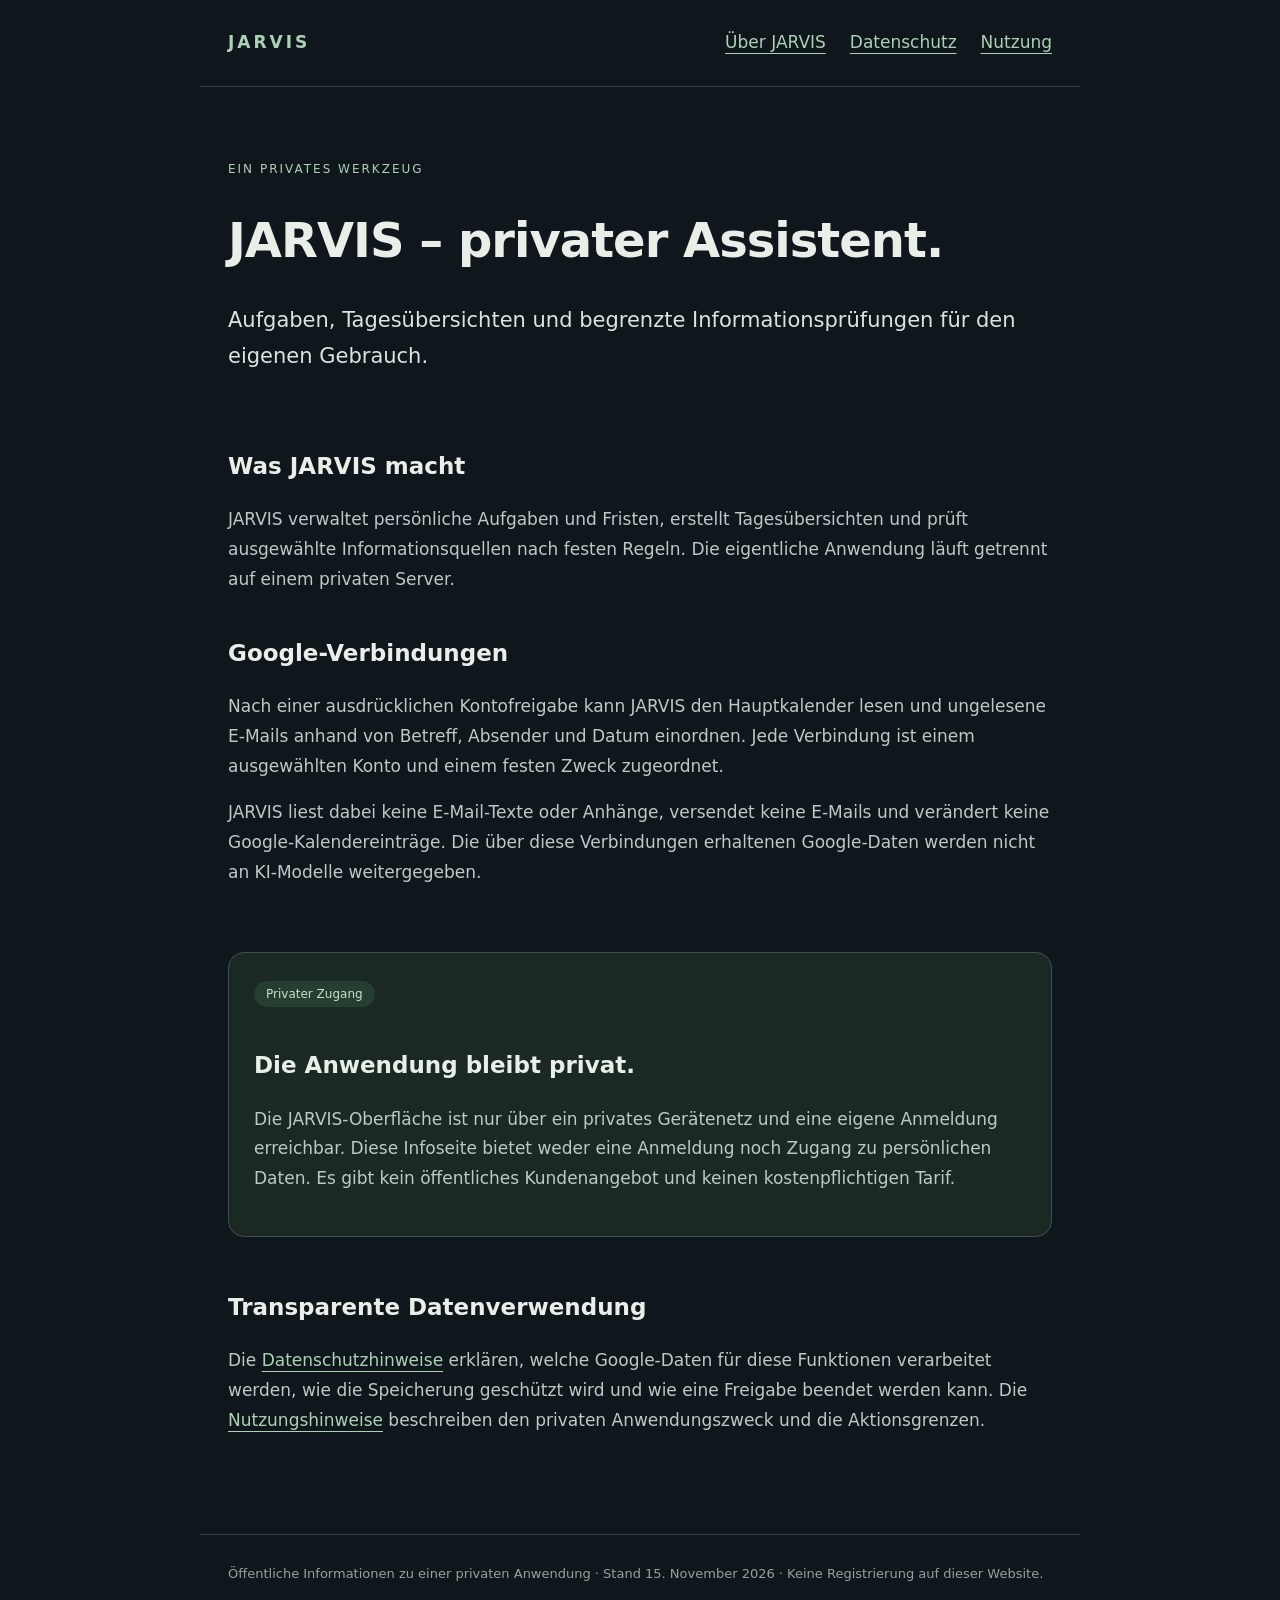
<file: index.html>
<!doctype html><html lang="de"><head><meta charset="utf-8"><meta name="viewport" content="width=device-width,initial-scale=1"><meta name="color-scheme" content="dark"><title>Privater Assistent · JARVIS</title><link rel="stylesheet" href="style.css"></head><body><header><a class="brand" href="index.html">JARVIS</a><nav aria-label="Informationen"><a href="index.html">Über JARVIS</a><a href="datenschutz.html">Datenschutz</a><a href="nutzung.html">Nutzung</a></nav></header><main><p class="eyebrow">EIN PRIVATES WERKZEUG</p><h1>JARVIS – privater Assistent.</h1><p class="intro">Aufgaben, Tagesübersichten und begrenzte Informationsprüfungen für den eigenen Gebrauch.</p><section><h2>Was JARVIS macht</h2><p>JARVIS verwaltet persönliche Aufgaben und Fristen, erstellt Tagesübersichten und prüft ausgewählte Informationsquellen nach festen Regeln. Die eigentliche Anwendung läuft getrennt auf einem privaten Server.</p><h2>Google-Verbindungen</h2><p>Nach einer ausdrücklichen Kontofreigabe kann JARVIS den Hauptkalender lesen und ungelesene E-Mails anhand von Betreff, Absender und Datum einordnen. Jede Verbindung ist einem ausgewählten Konto und einem festen Zweck zugeordnet.</p><p>JARVIS liest dabei keine E-Mail-Texte oder Anhänge, versendet keine E-Mails und verändert keine Google-Kalendereinträge. Die über diese Verbindungen erhaltenen Google-Daten werden nicht an KI-Modelle weitergegeben.</p></section><aside><span class="pill">Privater Zugang</span><h2>Die Anwendung bleibt privat.</h2><p>Die JARVIS-Oberfläche ist nur über ein privates Gerätenetz und eine eigene Anmeldung erreichbar. Diese Infoseite bietet weder eine Anmeldung noch Zugang zu persönlichen Daten. Es gibt kein öffentliches Kundenangebot und keinen kostenpflichtigen Tarif.</p></aside><section><h2>Transparente Datenverwendung</h2><p>Die <a href="datenschutz.html">Datenschutzhinweise</a> erklären, welche Google-Daten für diese Funktionen verarbeitet werden, wie die Speicherung geschützt wird und wie eine Freigabe beendet werden kann. Die <a href="nutzung.html">Nutzungshinweise</a> beschreiben den privaten Anwendungszweck und die Aktionsgrenzen.</p></section></main><footer>Öffentliche Informationen zu einer privaten Anwendung · Stand 15. November 2026 · Keine Registrierung auf dieser Website.</footer></body></html>
</file>
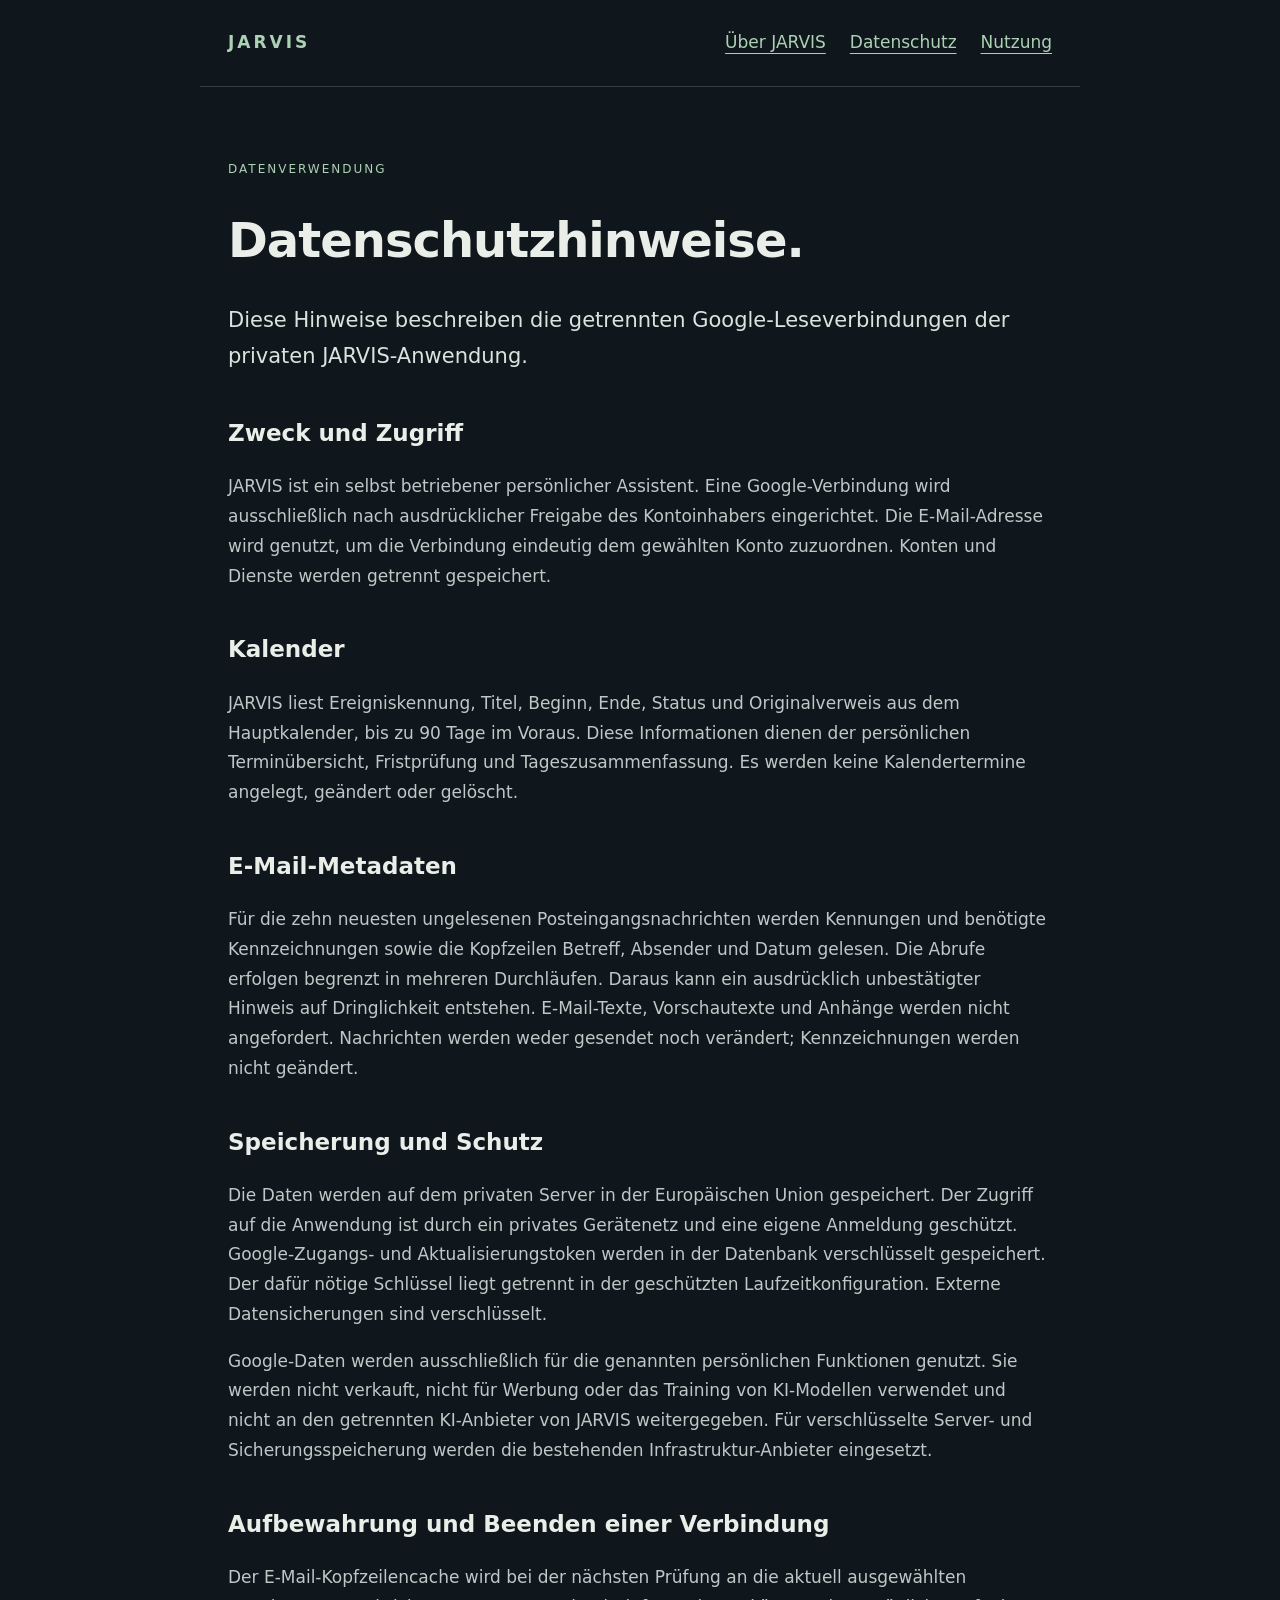
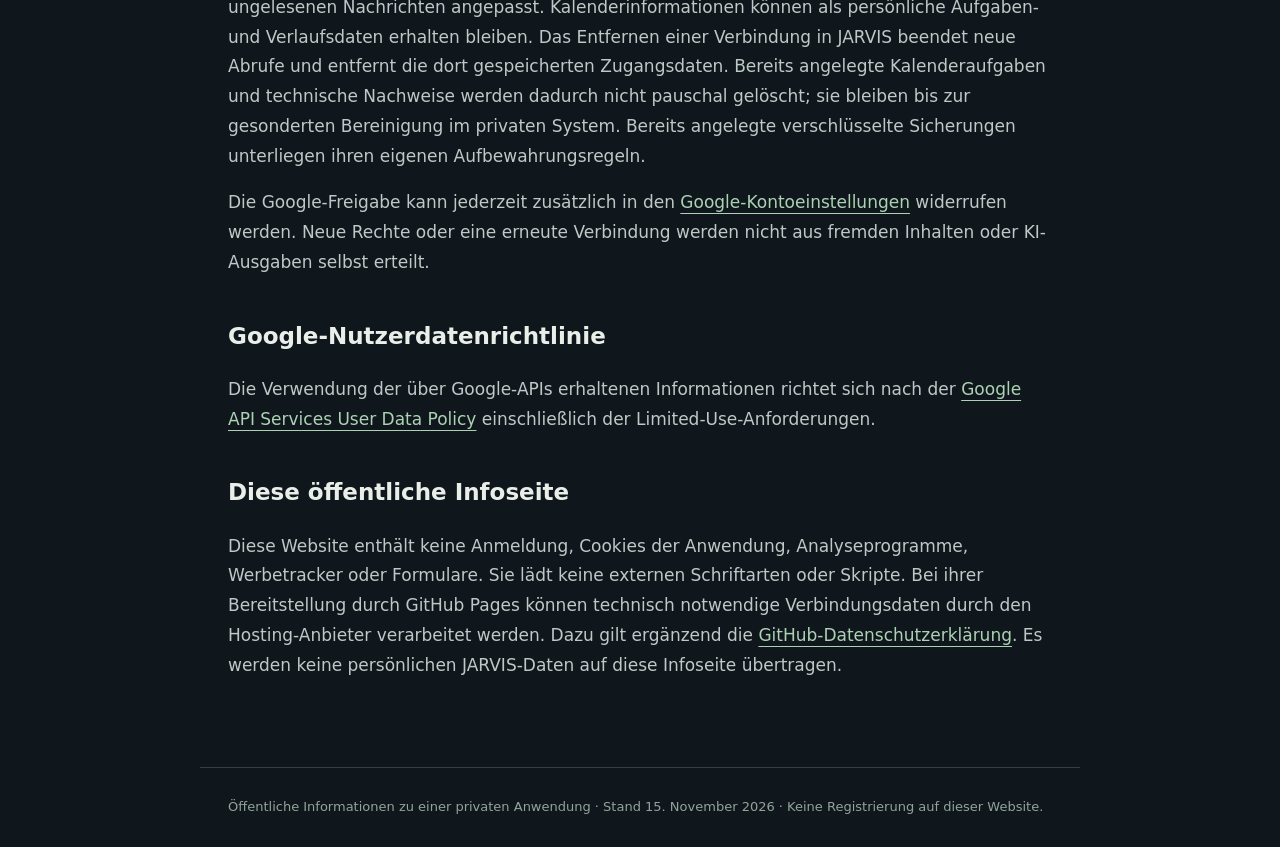
<file: datenschutz.html>
<!doctype html><html lang="de"><head><meta charset="utf-8"><meta name="viewport" content="width=device-width,initial-scale=1"><meta name="color-scheme" content="dark"><title>Datenschutzhinweise · JARVIS</title><link rel="stylesheet" href="style.css"></head><body><header><a class="brand" href="index.html">JARVIS</a><nav aria-label="Informationen"><a href="index.html">Über JARVIS</a><a href="datenschutz.html">Datenschutz</a><a href="nutzung.html">Nutzung</a></nav></header><main><p class="eyebrow">DATENVERWENDUNG</p><h1>Datenschutzhinweise.</h1><p class="intro">Diese Hinweise beschreiben die getrennten Google-Leseverbindungen der privaten JARVIS-Anwendung.</p><h2>Zweck und Zugriff</h2><p>JARVIS ist ein selbst betriebener persönlicher Assistent. Eine Google-Verbindung wird ausschließlich nach ausdrücklicher Freigabe des Kontoinhabers eingerichtet. Die E-Mail-Adresse wird genutzt, um die Verbindung eindeutig dem gewählten Konto zuzuordnen. Konten und Dienste werden getrennt gespeichert.</p><h2>Kalender</h2><p>JARVIS liest Ereigniskennung, Titel, Beginn, Ende, Status und Originalverweis aus dem Hauptkalender, bis zu 90 Tage im Voraus. Diese Informationen dienen der persönlichen Terminübersicht, Fristprüfung und Tageszusammenfassung. Es werden keine Kalendertermine angelegt, geändert oder gelöscht.</p><h2>E-Mail-Metadaten</h2><p>Für die zehn neuesten ungelesenen Posteingangsnachrichten werden Kennungen und benötigte Kennzeichnungen sowie die Kopfzeilen Betreff, Absender und Datum gelesen. Die Abrufe erfolgen begrenzt in mehreren Durchläufen. Daraus kann ein ausdrücklich unbestätigter Hinweis auf Dringlichkeit entstehen. E-Mail-Texte, Vorschautexte und Anhänge werden nicht angefordert. Nachrichten werden weder gesendet noch verändert; Kennzeichnungen werden nicht geändert.</p><h2>Speicherung und Schutz</h2><p>Die Daten werden auf dem privaten Server in der Europäischen Union gespeichert. Der Zugriff auf die Anwendung ist durch ein privates Gerätenetz und eine eigene Anmeldung geschützt. Google-Zugangs- und Aktualisierungstoken werden in der Datenbank verschlüsselt gespeichert. Der dafür nötige Schlüssel liegt getrennt in der geschützten Laufzeitkonfiguration. Externe Datensicherungen sind verschlüsselt.</p><p>Google-Daten werden ausschließlich für die genannten persönlichen Funktionen genutzt. Sie werden nicht verkauft, nicht für Werbung oder das Training von KI-Modellen verwendet und nicht an den getrennten KI-Anbieter von JARVIS weitergegeben. Für verschlüsselte Server- und Sicherungsspeicherung werden die bestehenden Infrastruktur-Anbieter eingesetzt.</p><h2>Aufbewahrung und Beenden einer Verbindung</h2><p>Der E-Mail-Kopfzeilencache wird bei der nächsten Prüfung an die aktuell ausgewählten ungelesenen Nachrichten angepasst. Kalenderinformationen können als persönliche Aufgaben- und Verlaufsdaten erhalten bleiben. Das Entfernen einer Verbindung in JARVIS beendet neue Abrufe und entfernt die dort gespeicherten Zugangsdaten. Bereits angelegte Kalenderaufgaben und technische Nachweise werden dadurch nicht pauschal gelöscht; sie bleiben bis zur gesonderten Bereinigung im privaten System. Bereits angelegte verschlüsselte Sicherungen unterliegen ihren eigenen Aufbewahrungsregeln.</p><p>Die Google-Freigabe kann jederzeit zusätzlich in den <a href="https://myaccount.google.com/connections">Google-Kontoeinstellungen</a> widerrufen werden. Neue Rechte oder eine erneute Verbindung werden nicht aus fremden Inhalten oder KI-Ausgaben selbst erteilt.</p><h2>Google-Nutzerdatenrichtlinie</h2><p>Die Verwendung der über Google-APIs erhaltenen Informationen richtet sich nach der <a href="https://developers.google.com/terms/api-services-user-data-policy">Google API Services User Data Policy</a> einschließlich der Limited-Use-Anforderungen.</p><h2>Diese öffentliche Infoseite</h2><p>Diese Website enthält keine Anmeldung, Cookies der Anwendung, Analyseprogramme, Werbetracker oder Formulare. Sie lädt keine externen Schriftarten oder Skripte. Bei ihrer Bereitstellung durch GitHub Pages können technisch notwendige Verbindungsdaten durch den Hosting-Anbieter verarbeitet werden. Dazu gilt ergänzend die <a href="https://docs.github.com/en/site-policy/privacy-policies/github-general-privacy-statement">GitHub-Datenschutzerklärung</a>. Es werden keine persönlichen JARVIS-Daten auf diese Infoseite übertragen.</p></main><footer>Öffentliche Informationen zu einer privaten Anwendung · Stand 15. November 2026 · Keine Registrierung auf dieser Website.</footer></body></html>
</file>
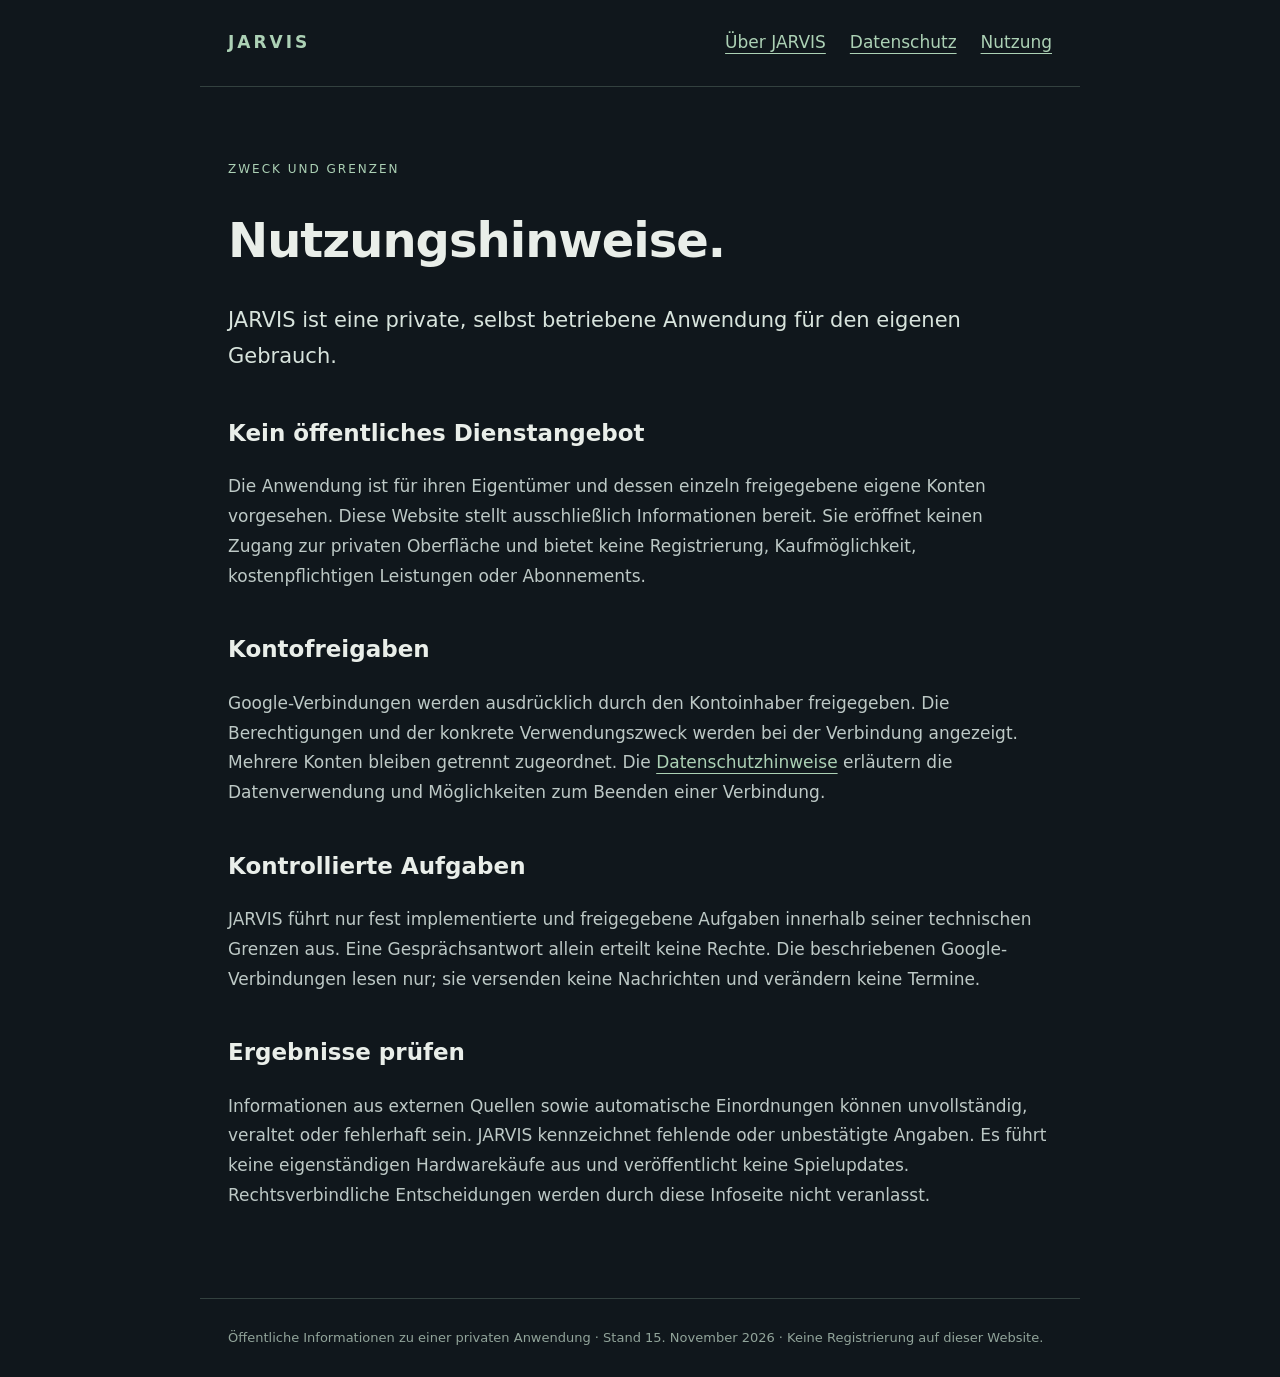
<file: nutzung.html>
<!doctype html><html lang="de"><head><meta charset="utf-8"><meta name="viewport" content="width=device-width,initial-scale=1"><meta name="color-scheme" content="dark"><title>Nutzungshinweise · JARVIS</title><link rel="stylesheet" href="style.css"></head><body><header><a class="brand" href="index.html">JARVIS</a><nav aria-label="Informationen"><a href="index.html">Über JARVIS</a><a href="datenschutz.html">Datenschutz</a><a href="nutzung.html">Nutzung</a></nav></header><main><p class="eyebrow">ZWECK UND GRENZEN</p><h1>Nutzungshinweise.</h1><p class="intro">JARVIS ist eine private, selbst betriebene Anwendung für den eigenen Gebrauch.</p><h2>Kein öffentliches Dienstangebot</h2><p>Die Anwendung ist für ihren Eigentümer und dessen einzeln freigegebene eigene Konten vorgesehen. Diese Website stellt ausschließlich Informationen bereit. Sie eröffnet keinen Zugang zur privaten Oberfläche und bietet keine Registrierung, Kaufmöglichkeit, kostenpflichtigen Leistungen oder Abonnements.</p><h2>Kontofreigaben</h2><p>Google-Verbindungen werden ausdrücklich durch den Kontoinhaber freigegeben. Die Berechtigungen und der konkrete Verwendungszweck werden bei der Verbindung angezeigt. Mehrere Konten bleiben getrennt zugeordnet. Die <a href="datenschutz.html">Datenschutzhinweise</a> erläutern die Datenverwendung und Möglichkeiten zum Beenden einer Verbindung.</p><h2>Kontrollierte Aufgaben</h2><p>JARVIS führt nur fest implementierte und freigegebene Aufgaben innerhalb seiner technischen Grenzen aus. Eine Gesprächsantwort allein erteilt keine Rechte. Die beschriebenen Google-Verbindungen lesen nur; sie versenden keine Nachrichten und verändern keine Termine.</p><h2>Ergebnisse prüfen</h2><p>Informationen aus externen Quellen sowie automatische Einordnungen können unvollständig, veraltet oder fehlerhaft sein. JARVIS kennzeichnet fehlende oder unbestätigte Angaben. Es führt keine eigenständigen Hardwarekäufe aus und veröffentlicht keine Spielupdates. Rechtsverbindliche Entscheidungen werden durch diese Infoseite nicht veranlasst.</p></main><footer>Öffentliche Informationen zu einer privaten Anwendung · Stand 15. November 2026 · Keine Registrierung auf dieser Website.</footer></body></html>
</file>
<file: style.css>
*{box-sizing:border-box}body{margin:0;background:#10171c;color:#e9eee9;font:17px/1.75 system-ui,sans-serif}header,main,footer{max-width:880px;margin:auto;padding:28px}header{display:flex;justify-content:space-between;gap:20px;border-bottom:1px solid #33413f}a{color:#acd1b5;text-underline-offset:5px}nav{display:flex;gap:24px;flex-wrap:wrap}.brand{font-weight:650;letter-spacing:3px;text-decoration:none}main{padding-top:60px;padding-bottom:70px}h1{font-size:clamp(32px,6vw,48px);line-height:1.2;letter-spacing:-1px}h2{font-size:23px;margin-top:38px}p,li{color:#bdc9c6}.intro{font-size:21px;color:#d8e4dd}.eyebrow{font-size:12px;letter-spacing:2px;color:#acd1b5}section{padding:12px 0}aside{border:1px solid #3c5147;border-radius:16px;background:#1b2924;padding:25px;margin-top:35px}footer{border-top:1px solid #33413f;color:#91a49a;font-size:13px}.pill{font-size:12px;background:#263d31;color:#c2e3c9;padding:6px 12px;border-radius:20px;white-space:nowrap}@media(max-width:600px){header{flex-direction:column}header,main,footer{padding:22px}main{padding-top:35px}nav{gap:16px;font-size:14px}}
</file>
